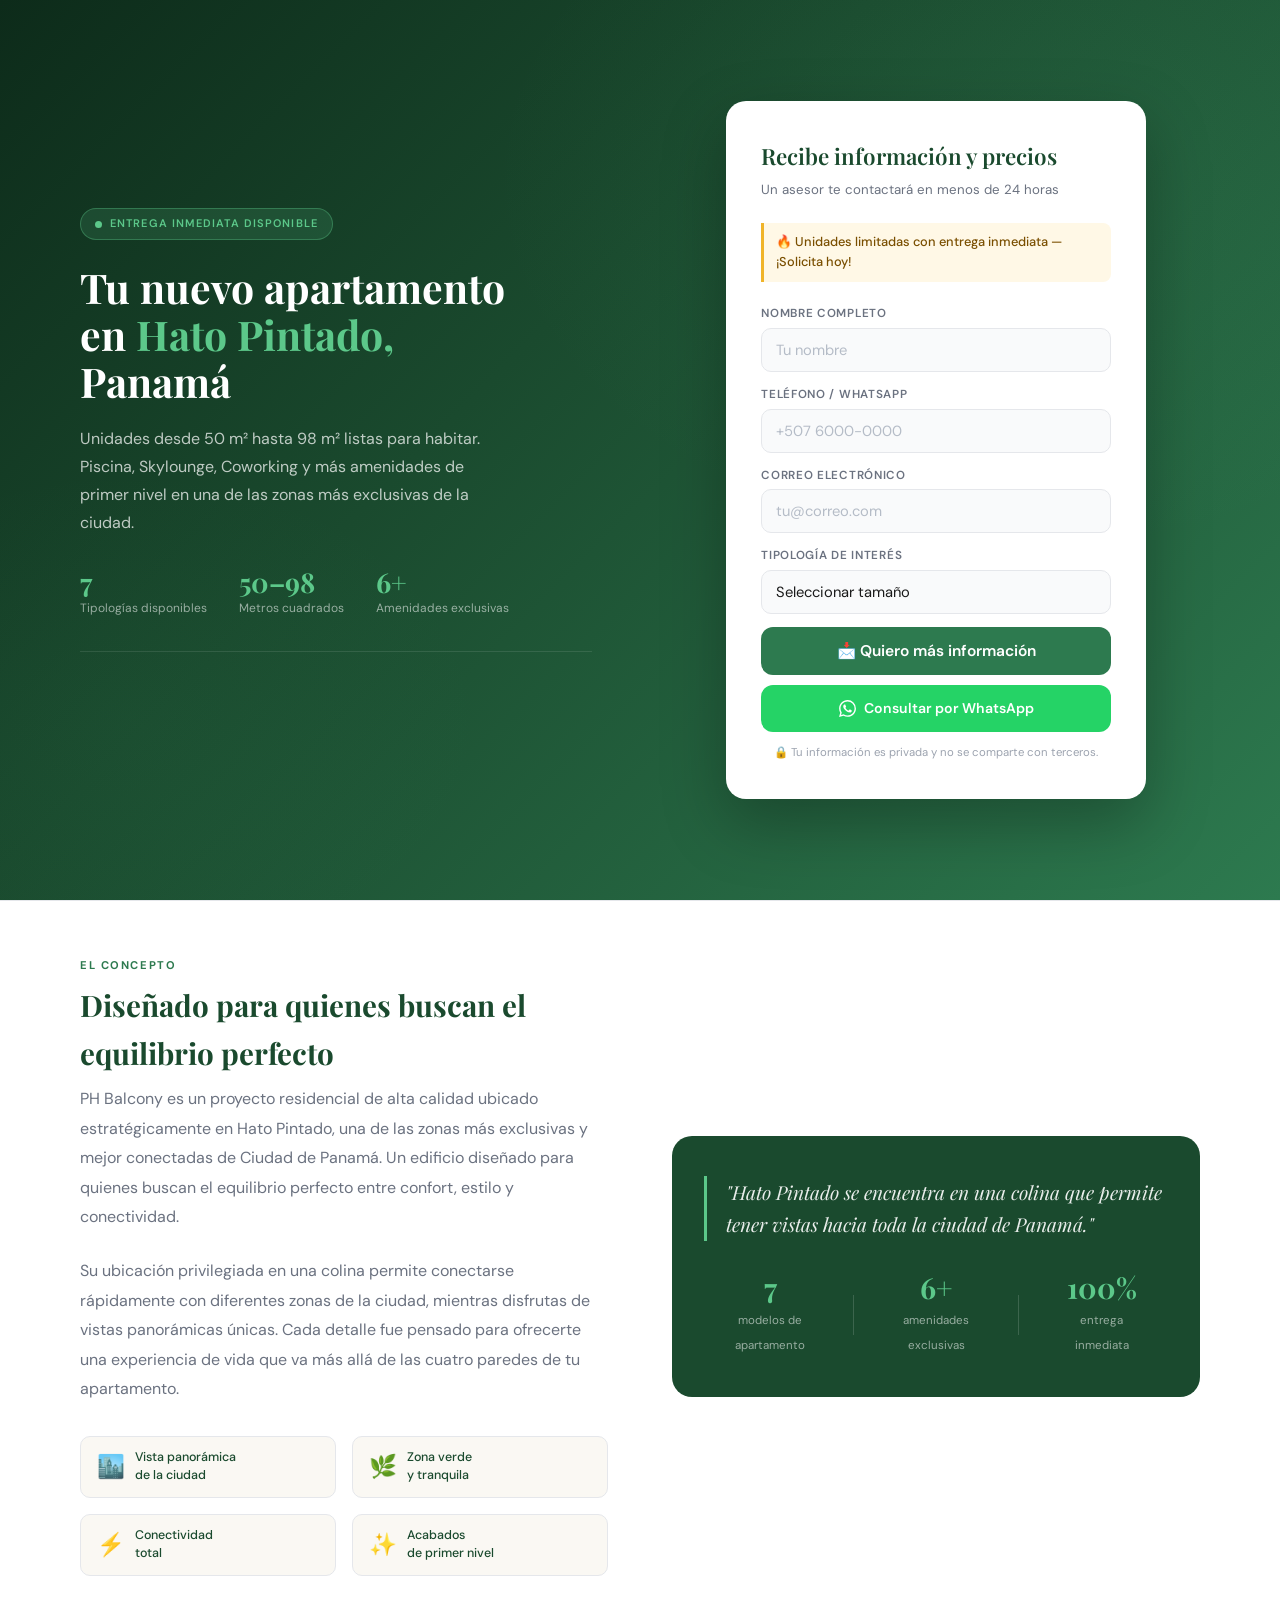
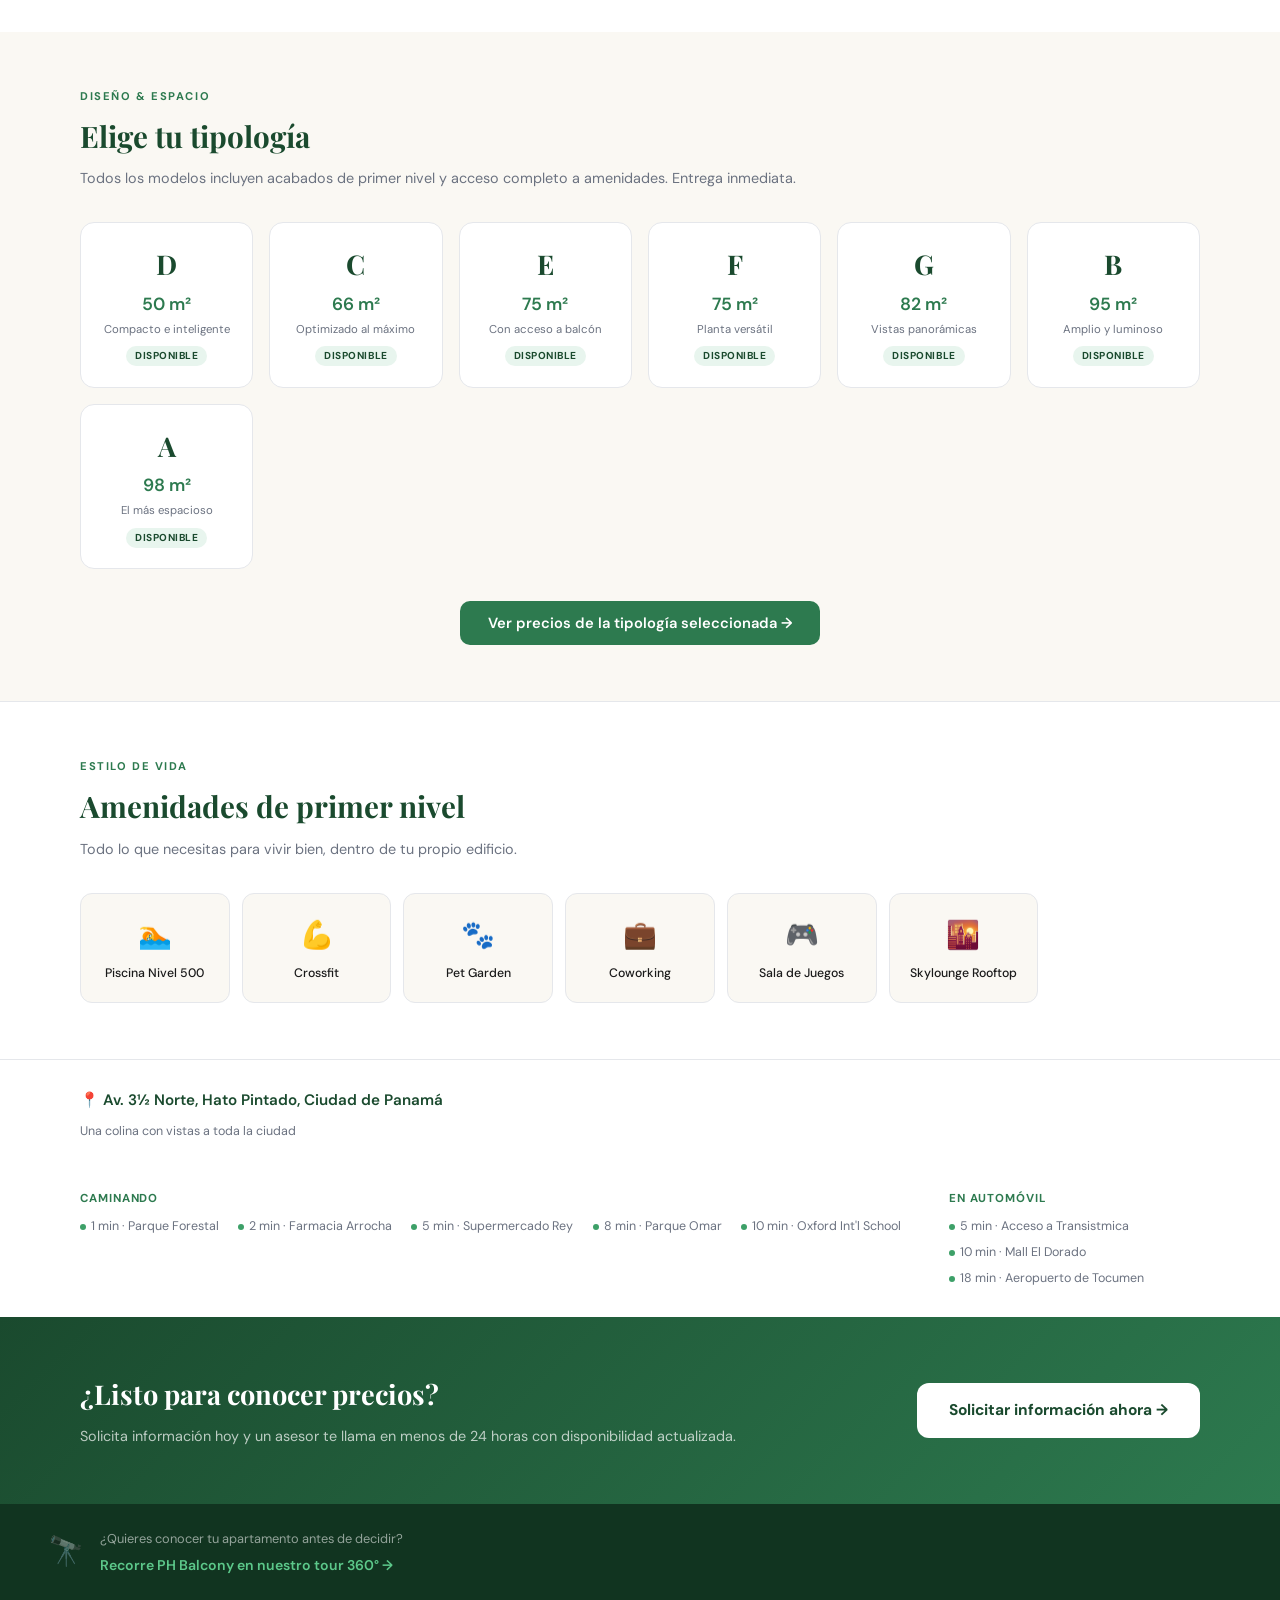
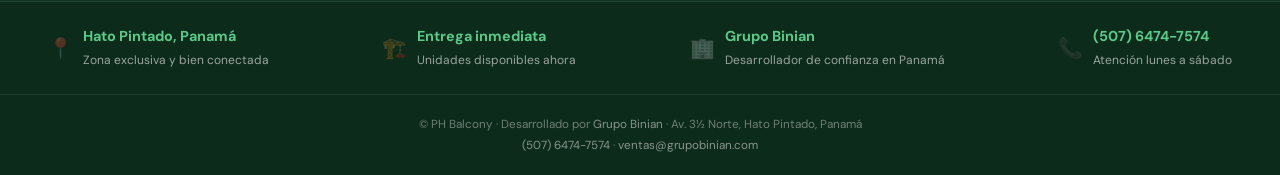
<file: data/html-template-cliente.html>
<!DOCTYPE html>
<html lang="es">
<head>
<meta charset="UTF-8">
<meta name="viewport" content="width=device-width, initial-scale=1.0">
<title>PH Balcony – Apartamentos Hato Pintado | Entrega Inmediata</title>
<link href="https://fonts.googleapis.com/css2?family=Playfair+Display:wght@400;600;700&family=DM+Sans:wght@300;400;500;600&display=swap" rel="stylesheet">
<style>
  *, *::before, *::after { box-sizing: border-box; margin: 0; padding: 0; }
  :root {
    --green-dark: #1a4a2e;
    --green-mid: #2d7a4f;
    --green-light: #3da068;
    --green-pale: #e8f5ee;
    --green-accent: #5cc88a;
    --cream: #faf8f3;
    --text-dark: #1a1a1a;
    --text-muted: #6b7280;
    --white: #ffffff;
    --border: #e5e7eb;
  }
  html { scroll-behavior: smooth; }
  body {
    font-family: 'DM Sans', sans-serif;
    background: var(--cream);
    color: var(--text-dark);
    font-size: 16px;
    line-height: 1.6;
  }

  /* ── HERO ── */
  .hero {
    background: linear-gradient(135deg, #0d2b1a 0%, #1a4a2e 40%, #2d7a4f 100%);
    color: white;
    min-height: 100vh;
    display: grid;
    grid-template-columns: 1fr 1fr;
    position: relative;
    overflow: hidden;
  }
  .hero::before {
    content: '';
    position: absolute;
    inset: 0;
    background:
      radial-gradient(ellipse 60% 60% at 80% 20%, rgba(92,200,138,0.07) 0%, transparent 70%),
      radial-gradient(ellipse 40% 40% at 10% 80%, rgba(61,160,104,0.05) 0%, transparent 70%);
    pointer-events: none;
  }
  .hero-left {
    padding: 3.5rem 3rem 3.5rem 5rem;
    display: flex;
    flex-direction: column;
    justify-content: center;
    position: relative;
    z-index: 1;
  }
  .badge {
    display: inline-flex;
    align-items: center;
    gap: 8px;
    background: rgba(92,200,138,0.15);
    border: 1px solid rgba(92,200,138,0.35);
    color: var(--green-accent);
    font-size: 11px;
    font-weight: 600;
    letter-spacing: 0.1em;
    text-transform: uppercase;
    padding: 6px 14px;
    border-radius: 100px;
    width: fit-content;
    margin-bottom: 1.5rem;
  }
  .badge-dot {
    width: 7px; height: 7px;
    background: var(--green-accent);
    border-radius: 50%;
    animation: pulse 2s infinite;
  }
  @keyframes pulse {
    0%,100% { opacity:1; transform:scale(1); }
    50%      { opacity:.5; transform:scale(1.3); }
  }
  .hero-title {
    font-family: 'Playfair Display', serif;
    font-size: clamp(2rem, 3.2vw, 3.2rem);
    font-weight: 700;
    line-height: 1.15;
    margin-bottom: 1.25rem;
    color: white;
  }
  .hero-title span { color: var(--green-accent); }
  .hero-sub {
    font-size: 1rem;
    color: rgba(255,255,255,0.72);
    margin-bottom: 2rem;
    max-width: 420px;
    line-height: 1.75;
  }
  .trust-row {
    display: flex;
    gap: 2rem;
    flex-wrap: wrap;
    margin-bottom: 2.5rem;
    padding-bottom: 2rem;
    border-bottom: 1px solid rgba(255,255,255,0.1);
  }
  .trust-item { display: flex; flex-direction: column; }
  .trust-num {
    font-family: 'Playfair Display', serif;
    font-size: 1.7rem;
    font-weight: 700;
    color: var(--green-accent);
    line-height: 1;
  }
  .trust-label { font-size: 0.75rem; color: rgba(255,255,255,0.55); margin-top: 3px; }
  .amenities-mini { display: flex; gap: 8px; flex-wrap: wrap; }
  .amenity-tag {
    background: rgba(255,255,255,0.07);
    border: 1px solid rgba(255,255,255,0.13);
    color: rgba(255,255,255,0.82);
    font-size: 0.76rem;
    padding: 5px 12px;
    border-radius: 6px;
  }

  /* ── FORM PANEL ── */
  .hero-right {
    display: flex;
    align-items: center;
    justify-content: center;
    padding: 2.5rem 5rem 2.5rem 2rem;
    position: relative;
    z-index: 1;
  }
  .form-card {
    background: white;
    border-radius: 20px;
    padding: 2.4rem 2.2rem;
    width: 100%;
    max-width: 420px;
    box-shadow: 0 24px 64px rgba(0,0,0,0.28);
  }
  .form-card-header { margin-bottom: 1.4rem; }
  .form-card-header h2 {
    font-family: 'Playfair Display', serif;
    font-size: 1.4rem;
    font-weight: 600;
    color: var(--green-dark);
    margin-bottom: 4px;
  }
  .form-card-header p { font-size: 0.83rem; color: var(--text-muted); }
  .urgency-bar {
    background: #fff8e6;
    border-left: 3px solid #f0b429;
    padding: 9px 12px;
    border-radius: 0 8px 8px 0;
    font-size: 0.8rem;
    color: #7a4f00;
    font-weight: 500;
    margin-bottom: 1.4rem;
  }
  .form-group { margin-bottom: 13px; }
  .form-group label {
    display: block;
    font-size: 0.73rem;
    font-weight: 600;
    color: var(--text-muted);
    margin-bottom: 5px;
    text-transform: uppercase;
    letter-spacing: 0.06em;
  }
  .form-group input,
  .form-group select {
    width: 100%;
    padding: 11px 14px;
    border: 1.5px solid var(--border);
    border-radius: 10px;
    font-size: 0.92rem;
    font-family: 'DM Sans', sans-serif;
    color: var(--text-dark);
    background: #f9fafb;
    transition: border-color .2s, background .2s;
    outline: none;
    appearance: none;
  }
  .form-group input:focus,
  .form-group select:focus {
    border-color: var(--green-light);
    background: white;
  }
  .form-group input::placeholder { color: #b5bcc7; }
  .btn-primary {
    width: 100%;
    background: var(--green-mid);
    color: white;
    border: none;
    border-radius: 12px;
    padding: 14px;
    font-size: 0.97rem;
    font-weight: 600;
    font-family: 'DM Sans', sans-serif;
    cursor: pointer;
    transition: background .2s, transform .1s;
    margin-top: 4px;
    display: flex;
    align-items: center;
    justify-content: center;
    gap: 8px;
  }
  .btn-primary:hover { background: var(--green-dark); }
  .btn-primary:active { transform: scale(.98); }
  .btn-wa {
    width: 100%;
    background: #25d366;
    color: white;
    border: none;
    border-radius: 12px;
    padding: 12px;
    font-size: 0.88rem;
    font-weight: 600;
    font-family: 'DM Sans', sans-serif;
    cursor: pointer;
    transition: background .2s;
    margin-top: 10px;
    display: flex;
    align-items: center;
    justify-content: center;
    gap: 8px;
    text-decoration: none;
  }
  .btn-wa:hover { background: #1da952; }
  .form-privacy {
    font-size: 0.71rem;
    color: #9ca3af;
    text-align: center;
    margin-top: 12px;
    line-height: 1.5;
  }

  /* ── SOCIAL PROOF BAR ── */
  .proof-bar {
    background: var(--green-dark);
    color: white;
    padding: 1.2rem 5rem;
    display: flex;
    align-items: center;
    justify-content: space-between;
    gap: 1rem;
    flex-wrap: wrap;
  }
  .proof-item { display: flex; align-items: center; gap: 10px; }
  .proof-icon { font-size: 1.25rem; opacity: .75; }
  .proof-text strong { display: block; font-size: 0.9rem; color: var(--green-accent); }
  .proof-text span { color: rgba(255,255,255,.58); font-size: 0.75rem; }

  /* ── SECTIONS ── */
  .section { padding: 3.5rem 5rem; }
  .section.bg-white { background: white; border-top: 1px solid var(--border); }
  .section-tag {
    font-size: 0.7rem;
    font-weight: 700;
    letter-spacing: .14em;
    text-transform: uppercase;
    color: var(--green-mid);
    margin-bottom: .4rem;
  }
  .section-title {
    font-family: 'Playfair Display', serif;
    font-size: 1.85rem;
    font-weight: 700;
    color: var(--green-dark);
    margin-bottom: .5rem;
  }
  .section-sub { color: var(--text-muted); font-size: .9rem; margin-bottom: 2rem; }

  /* ── TIPOLOGÍAS ── */
  .tipos-grid {
    display: grid;
    grid-template-columns: repeat(auto-fill, minmax(150px, 1fr));
    gap: 1rem;
    margin-bottom: 2rem;
  }
  .tipo-card {
    background: white;
    border: 1.5px solid var(--border);
    border-radius: 14px;
    padding: 1.25rem 1rem;
    text-align: center;
    cursor: pointer;
    transition: border-color .2s, box-shadow .2s, background .2s;
  }
  .tipo-card:hover { border-color: var(--green-light); box-shadow: 0 4px 16px rgba(45,122,79,.12); }
  .tipo-card.active { border-color: var(--green-light); background: var(--green-pale); }
  .tipo-label {
    font-family: 'Playfair Display', serif;
    font-size: 1.7rem;
    font-weight: 700;
    color: var(--green-dark);
  }
  .tipo-m2 { font-size: 1.1rem; font-weight: 600; color: var(--green-mid); margin: 3px 0; }
  .tipo-desc { font-size: .71rem; color: var(--text-muted); }
  .tipo-badge {
    display: inline-block;
    background: var(--green-pale);
    color: var(--green-dark);
    font-size: .63rem;
    font-weight: 700;
    padding: 2px 9px;
    border-radius: 100px;
    margin-top: 7px;
    text-transform: uppercase;
    letter-spacing: .05em;
  }
  .tipos-cta {
    text-align: center;
    margin-top: .5rem;
  }
  .tipos-cta button {
    background: var(--green-mid);
    color: white;
    border: none;
    border-radius: 10px;
    padding: 12px 28px;
    font-size: .92rem;
    font-weight: 600;
    font-family: 'DM Sans', sans-serif;
    cursor: pointer;
    transition: background .2s;
  }
  .tipos-cta button:hover { background: var(--green-dark); }

  /* ── AMENIDADES ── */
  .amenidades-grid {
    display: grid;
    grid-template-columns: repeat(auto-fill, minmax(130px, 1fr));
    gap: 12px;
  }
  .amen-card {
    background: var(--cream);
    border: 1px solid var(--border);
    border-radius: 12px;
    padding: 1.2rem .8rem;
    text-align: center;
  }
  .amen-icon { font-size: 1.7rem; margin-bottom: 7px; }
  .amen-name { font-size: .77rem; font-weight: 500; color: var(--text-dark); }

  /* ── LOCATION BAR ── */
  .location-bar {
    background: white;
    border-top: 1px solid var(--border);
    padding: 1.75rem 5rem;
    display: flex;
    align-items: flex-start;
    gap: 3rem;
    flex-wrap: wrap;
  }
  .location-title { font-weight: 600; font-size: .95rem; color: var(--green-dark); margin-bottom: .6rem; }
  .location-items { display: flex; gap: 1.2rem; flex-wrap: wrap; }
  .location-item { font-size: .78rem; color: var(--text-muted); display: flex; align-items: center; gap: 5px; }
  .loc-dot { width: 6px; height: 6px; background: var(--green-light); border-radius: 50%; flex-shrink: 0; }

  /* ── CTA BOTTOM ── */
  .cta-bottom {
    background: linear-gradient(135deg, var(--green-dark), var(--green-mid));
    color: white;
    padding: 3.5rem 5rem;
    display: flex;
    align-items: center;
    justify-content: space-between;
    gap: 2rem;
    flex-wrap: wrap;
  }
  .cta-bottom h2 {
    font-family: 'Playfair Display', serif;
    font-size: 1.7rem;
    font-weight: 700;
    margin-bottom: .5rem;
  }
  .cta-bottom p { color: rgba(255,255,255,.7); font-size: .9rem; }
  .btn-cta-white {
    background: white;
    color: var(--green-dark);
    border: none;
    border-radius: 12px;
    padding: 15px 32px;
    font-size: .97rem;
    font-weight: 700;
    font-family: 'DM Sans', sans-serif;
    cursor: pointer;
    white-space: nowrap;
    transition: opacity .2s;
    text-decoration: none;
  }
  .btn-cta-white:hover { opacity: .9; }

  /* ── SUCCESS STATE ── */
  .success-msg { display: none; text-align: center; padding: 2rem 1rem; }
  .success-msg .check { font-size: 3rem; margin-bottom: 1rem; }
  .success-msg h3 {
    font-family: 'Playfair Display', serif;
    color: var(--green-dark);
    font-size: 1.3rem;
    margin-bottom: .5rem;
  }
  .success-msg p { color: var(--text-muted); font-size: .86rem; margin-bottom: 1.2rem; }
  .wa-follow {
    background: #25d366;
    color: white;
    border: none;
    border-radius: 10px;
    padding: 11px 20px;
    font-size: .86rem;
    font-weight: 600;
    cursor: pointer;
    display: inline-flex;
    align-items: center;
    gap: 6px;
    text-decoration: none;
    font-family: 'DM Sans', sans-serif;
  }

  /* ── CONCEPTO ── */
  .concepto-section { background: white; border-top: 1px solid var(--border); }
  .concepto-inner {
    display: grid;
    grid-template-columns: 1fr 1fr;
    gap: 4rem;
    align-items: center;
  }
  .concepto-pillars {
    display: grid;
    grid-template-columns: 1fr 1fr;
    gap: 1rem;
  }
  .pillar {
    display: flex;
    align-items: center;
    gap: 10px;
    background: var(--cream);
    border: 1px solid var(--border);
    border-radius: 10px;
    padding: .75rem 1rem;
  }
  .pillar-icon { font-size: 1.4rem; flex-shrink: 0; }
  .pillar-label { font-size: .78rem; font-weight: 500; color: var(--green-dark); line-height: 1.4; }
  .concepto-quote {
    background: var(--green-dark);
    border-radius: 20px;
    padding: 2.5rem 2rem;
    color: white;
  }
  .concepto-quote blockquote {
    font-family: 'Playfair Display', serif;
    font-size: 1.2rem;
    font-style: italic;
    line-height: 1.7;
    color: rgba(255,255,255,.9);
    border-left: 3px solid var(--green-accent);
    padding-left: 1.2rem;
    margin-bottom: 2rem;
  }
  .concepto-stats {
    display: flex;
    align-items: center;
    gap: 1rem;
  }
  .cstat { text-align: center; flex: 1; }
  .cstat-num {
    display: block;
    font-family: 'Playfair Display', serif;
    font-size: 1.8rem;
    font-weight: 700;
    color: var(--green-accent);
    line-height: 1;
    margin-bottom: 4px;
  }
  .cstat-desc { font-size: .72rem; color: rgba(255,255,255,.55); line-height: 1.4; }
  .cstat-divider { width: 1px; height: 40px; background: rgba(255,255,255,.15); flex-shrink: 0; }

  /* ── FOOTER ── */
  .footer {
    background: #0d2b1a;
    color: rgba(255,255,255,.4);
    font-size: .73rem;
    line-height: 1.8;
  }
  .footer a { color: rgba(255,255,255,.5); text-decoration: none; }
  .footer-360 {
    display: flex;
    align-items: center;
    gap: 1rem;
    padding: 1.4rem 3rem;
    border-bottom: 1px solid rgba(255,255,255,.08);
    background: rgba(92,200,138,.06);
  }
  .footer-360-icon { font-size: 1.8rem; flex-shrink: 0; }
  .footer-360-title { font-size: .8rem; color: rgba(255,255,255,.55); margin-bottom: 3px; }
  .footer-360-link {
    color: var(--green-accent) !important;
    font-size: .88rem;
    font-weight: 600;
    text-decoration: none;
    transition: opacity .2s;
  }
  .footer-360-link:hover { opacity: .8; }
  .footer-proof {
    display: flex;
    align-items: center;
    justify-content: space-between;
    gap: 1rem;
    flex-wrap: wrap;
    padding: 1.4rem 3rem;
    border-bottom: 1px solid rgba(255,255,255,.08);
  }
  .footer-bottom { text-align: center; padding: 1.2rem; }

  @media (max-width: 900px) {
    .concepto-inner { grid-template-columns: 1fr; gap: 2rem; }
    .footer-360 { padding: 1.2rem 1.5rem; }
  }

  /* ── RESPONSIVE ── */
  @media (max-width: 900px) {
    .hero { grid-template-columns: 1fr; min-height: auto; }
    .hero-left { padding: 2.5rem 1.5rem 1.5rem; }
    .hero-right { padding: 0 1.5rem 2.5rem; }
    .form-card { max-width: 100%; }
    .proof-bar { padding: 1.2rem 1.5rem; }
    .section { padding: 2.5rem 1.5rem; }
    .cta-bottom { padding: 2.5rem 1.5rem; flex-direction: column; }
    .location-bar { padding: 1.5rem; flex-direction: column; gap: 1rem; }
    .concepto-pillars { grid-template-columns: 1fr 1fr; }
    .footer-proof { padding: 1.2rem 1.5rem; flex-direction: column; align-items: flex-start; }
  }
</style>
</head>
<body>

<!-- ══════════════ HERO ══════════════ -->
<section class="hero" id="inicio">
  <div class="hero-left">
    <div class="badge">
      <div class="badge-dot"></div>
      Entrega inmediata disponible
    </div>

    <h1 class="hero-title">
      Tu nuevo apartamento<br>
      en <span>Hato Pintado,</span><br>
      Panamá
    </h1>

    <p class="hero-sub">
      Unidades desde 50 m² hasta 98 m² listas para habitar. Piscina, Skylounge, Coworking y más amenidades de primer nivel en una de las zonas más exclusivas de la ciudad.
    </p>

    <div class="trust-row">
      <div class="trust-item">
        <span class="trust-num">7</span>
        <span class="trust-label">Tipologías disponibles</span>
      </div>
      <div class="trust-item">
        <span class="trust-num">50–98</span>
        <span class="trust-label">Metros cuadrados</span>
      </div>
      <div class="trust-item">
        <span class="trust-num">6+</span>
        <span class="trust-label">Amenidades exclusivas</span>
      </div>
    </div>

  </div>

  <!-- FORM -->
  <div class="hero-right" id="formulario">
    <div class="form-card">

      <div id="form-content">
        <div class="form-card-header">
          <h2>Recibe información y precios</h2>
          <p>Un asesor te contactará en menos de 24 horas</p>
        </div>

        <div class="urgency-bar">
          🔥 Unidades limitadas con entrega inmediata — ¡Solicita hoy!
        </div>

        <form id="lead-form" onsubmit="submitForm(event)">
          <div class="form-group">
            <label for="nombre">Nombre completo</label>
            <input type="text" id="nombre" placeholder="Tu nombre" required autocomplete="name">
          </div>
          <div class="form-group">
            <label for="telefono">Teléfono / WhatsApp</label>
            <input type="tel" id="telefono" placeholder="+507 6000-0000" required autocomplete="tel">
          </div>
          <div class="form-group">
            <label for="email">Correo electrónico</label>
            <input type="email" id="email" placeholder="tu@correo.com" required autocomplete="email">
          </div>
          <div class="form-group">
            <label for="interes">Tipología de interés</label>
            <select id="interes">
              <option value="">Seleccionar tamaño</option>
              <option value="D-50">Modelo D – 50 m²</option>
              <option value="C-66">Modelo C – 66 m²</option>
              <option value="E-75">Modelo E – 75 m²</option>
              <option value="F-75">Modelo F – 75 m²</option>
              <option value="G-82">Modelo G – 82 m²</option>
              <option value="B-95">Modelo B – 95 m²</option>
              <option value="A-98">Modelo A – 98 m²</option>
              <option value="NS">Aún no lo sé</option>
            </select>
          </div>

          <button type="submit" class="btn-primary">
            📩 Quiero más información
          </button>
        </form>

        <a href="https://wa.me/50764747574?text=Hola,%20me%20interesa%20un%20apartamento%20en%20PH%20Balcony.%20¿Pueden%20darme%20más%20información?" target="_blank" rel="noopener" class="btn-wa">
          <svg width="17" height="17" viewBox="0 0 24 24" fill="white" aria-hidden="true"><path d="M17.472 14.382c-.297-.149-1.758-.867-2.03-.967-.273-.099-.471-.148-.67.15-.197.297-.767.966-.94 1.164-.173.199-.347.223-.644.075-.297-.15-1.255-.463-2.39-1.475-.883-.788-1.48-1.761-1.653-2.059-.173-.297-.018-.458.13-.606.134-.133.298-.347.446-.52.149-.174.198-.298.298-.497.099-.198.05-.371-.025-.52-.075-.149-.669-1.612-.916-2.207-.242-.579-.487-.5-.669-.51-.173-.008-.371-.01-.57-.01-.198 0-.52.074-.792.372-.272.297-1.04 1.016-1.04 2.479 0 1.462 1.065 2.875 1.213 3.074.149.198 2.096 3.2 5.077 4.487.709.306 1.262.489 1.694.625.712.227 1.36.195 1.871.118.571-.085 1.758-.719 2.006-1.413.248-.694.248-1.289.173-1.413-.074-.124-.272-.198-.57-.347m-5.421 7.403h-.004a9.87 9.87 0 01-5.031-1.378l-.361-.214-3.741.982.998-3.648-.235-.374a9.86 9.86 0 01-1.51-5.26c.001-5.45 4.436-9.884 9.888-9.884 2.64 0 5.122 1.03 6.988 2.898a9.825 9.825 0 012.893 6.994c-.003 5.45-4.437 9.884-9.885 9.884m8.413-18.297A11.815 11.815 0 0012.05 0C5.495 0 .16 5.335.157 11.892c0 2.096.547 4.142 1.588 5.945L.057 24l6.305-1.654a11.882 11.882 0 005.683 1.448h.005c6.554 0 11.89-5.335 11.893-11.893a11.821 11.821 0 00-3.48-8.413z"/></svg>
          Consultar por WhatsApp
        </a>

        <p class="form-privacy">🔒 Tu información es privada y no se comparte con terceros.</p>
      </div>

      <!-- SUCCESS STATE -->
      <div class="success-msg" id="success-msg">
        <div class="check">✅</div>
        <h3>¡Recibimos tu solicitud!</h3>
        <p>Un asesor de PH Balcony te contactará en menos de 24 horas con precios y disponibilidad actualizada.</p>
        <a href="https://wa.me/50764747574?text=Hola,%20acabo%20de%20enviar%20mis%20datos%20en%20la%20web%20de%20PH%20Balcony%20y%20quisiera%20más%20información" target="_blank" rel="noopener" class="wa-follow">
          <svg width="15" height="15" viewBox="0 0 24 24" fill="white" aria-hidden="true"><path d="M17.472 14.382c-.297-.149-1.758-.867-2.03-.967-.273-.099-.471-.148-.67.15-.197.297-.767.966-.94 1.164-.173.199-.347.223-.644.075-.297-.15-1.255-.463-2.39-1.475-.883-.788-1.48-1.761-1.653-2.059-.173-.297-.018-.458.13-.606.134-.133.298-.347.446-.52.149-.174.198-.298.298-.497.099-.198.05-.371-.025-.52-.075-.149-.669-1.612-.916-2.207-.242-.579-.487-.5-.669-.51-.173-.008-.371-.01-.57-.01-.198 0-.52.074-.792.372-.272.297-1.04 1.016-1.04 2.479 0 1.462 1.065 2.875 1.213 3.074.149.198 2.096 3.2 5.077 4.487.709.306 1.262.489 1.694.625.712.227 1.36.195 1.871.118.571-.085 1.758-.719 2.006-1.413.248-.694.248-1.289.173-1.413-.074-.124-.272-.198-.57-.347m-5.421 7.403h-.004a9.87 9.87 0 01-5.031-1.378l-.361-.214-3.741.982.998-3.648-.235-.374a9.86 9.86 0 01-1.51-5.26c.001-5.45 4.436-9.884 9.888-9.884 2.64 0 5.122 1.03 6.988 2.898a9.825 9.825 0 012.893 6.994c-.003 5.45-4.437 9.884-9.885 9.884m8.413-18.297A11.815 11.815 0 0012.05 0C5.495 0 .16 5.335.157 11.892c0 2.096.547 4.142 1.588 5.945L.057 24l6.305-1.654a11.882 11.882 0 005.683 1.448h.005c6.554 0 11.89-5.335 11.893-11.893a11.821 11.821 0 00-3.48-8.413z"/></svg>
          También escríbenos por WhatsApp
        </a>
      </div>

    </div>
  </div>
</section>

<!-- ══════════════ CONCEPTO ══════════════ -->
<section class="section concepto-section">
  <div class="concepto-inner">
    <div class="concepto-text">
      <div class="section-tag">El Concepto</div>
      <h2 class="section-title">Diseñado para quienes buscan el equilibrio perfecto</h2>
      <p style="color:var(--text-muted); line-height:1.85; margin-bottom:1.5rem;">
        PH Balcony es un proyecto residencial de alta calidad ubicado estratégicamente en Hato Pintado, una de las zonas más exclusivas y mejor conectadas de Ciudad de Panamá. Un edificio diseñado para quienes buscan el equilibrio perfecto entre confort, estilo y conectividad.
      </p>
      <p style="color:var(--text-muted); line-height:1.85; margin-bottom:2rem;">
        Su ubicación privilegiada en una colina permite conectarse rápidamente con diferentes zonas de la ciudad, mientras disfrutas de vistas panorámicas únicas. Cada detalle fue pensado para ofrecerte una experiencia de vida que va más allá de las cuatro paredes de tu apartamento.
      </p>
      <div class="concepto-pillars">
        <div class="pillar"><span class="pillar-icon">🏙️</span><span class="pillar-label">Vista panorámica<br>de la ciudad</span></div>
        <div class="pillar"><span class="pillar-icon">🌿</span><span class="pillar-label">Zona verde<br>y tranquila</span></div>
        <div class="pillar"><span class="pillar-icon">⚡</span><span class="pillar-label">Conectividad<br>total</span></div>
        <div class="pillar"><span class="pillar-icon">✨</span><span class="pillar-label">Acabados<br>de primer nivel</span></div>
      </div>
    </div>
    <div class="concepto-quote">
      <blockquote>"Hato Pintado se encuentra en una colina que permite tener vistas hacia toda la ciudad de Panamá."</blockquote>
      <div class="concepto-stats">
        <div class="cstat"><span class="cstat-num">7</span><span class="cstat-desc">modelos de<br>apartamento</span></div>
        <div class="cstat-divider"></div>
        <div class="cstat"><span class="cstat-num">6+</span><span class="cstat-desc">amenidades<br>exclusivas</span></div>
        <div class="cstat-divider"></div>
        <div class="cstat"><span class="cstat-num">100%</span><span class="cstat-desc">entrega<br>inmediata</span></div>
      </div>
    </div>
  </div>
</section>

<!-- ══════════════ TIPOLOGÍAS ══════════════ -->
<section class="section" id="tipologias">
  <div class="section-tag">Diseño &amp; Espacio</div>
  <h2 class="section-title">Elige tu tipología</h2>
  <p class="section-sub">Todos los modelos incluyen acabados de primer nivel y acceso completo a amenidades. Entrega inmediata.</p>

  <div class="tipos-grid">
    <div class="tipo-card" onclick="selectTipo(this,'D-50','Modelo D – 50 m²')">
      <div class="tipo-label">D</div>
      <div class="tipo-m2">50 m²</div>
      <div class="tipo-desc">Compacto e inteligente</div>
      <span class="tipo-badge">Disponible</span>
    </div>
    <div class="tipo-card" onclick="selectTipo(this,'C-66','Modelo C – 66 m²')">
      <div class="tipo-label">C</div>
      <div class="tipo-m2">66 m²</div>
      <div class="tipo-desc">Optimizado al máximo</div>
      <span class="tipo-badge">Disponible</span>
    </div>
    <div class="tipo-card" onclick="selectTipo(this,'E-75','Modelo E – 75 m²')">
      <div class="tipo-label">E</div>
      <div class="tipo-m2">75 m²</div>
      <div class="tipo-desc">Con acceso a balcón</div>
      <span class="tipo-badge">Disponible</span>
    </div>
    <div class="tipo-card" onclick="selectTipo(this,'F-75','Modelo F – 75 m²')">
      <div class="tipo-label">F</div>
      <div class="tipo-m2">75 m²</div>
      <div class="tipo-desc">Planta versátil</div>
      <span class="tipo-badge">Disponible</span>
    </div>
    <div class="tipo-card" onclick="selectTipo(this,'G-82','Modelo G – 82 m²')">
      <div class="tipo-label">G</div>
      <div class="tipo-m2">82 m²</div>
      <div class="tipo-desc">Vistas panorámicas</div>
      <span class="tipo-badge">Disponible</span>
    </div>
    <div class="tipo-card" onclick="selectTipo(this,'B-95','Modelo B – 95 m²')">
      <div class="tipo-label">B</div>
      <div class="tipo-m2">95 m²</div>
      <div class="tipo-desc">Amplio y luminoso</div>
      <span class="tipo-badge">Disponible</span>
    </div>
    <div class="tipo-card" onclick="selectTipo(this,'A-98','Modelo A – 98 m²')">
      <div class="tipo-label">A</div>
      <div class="tipo-m2">98 m²</div>
      <div class="tipo-desc">El más espacioso</div>
      <span class="tipo-badge">Disponible</span>
    </div>
  </div>

  <div class="tipos-cta">
    <button onclick="scrollToForm()">Ver precios de la tipología seleccionada →</button>
  </div>
</section>

<!-- ══════════════ AMENIDADES ══════════════ -->
<section class="section bg-white">
  <div class="section-tag">Estilo de vida</div>
  <h2 class="section-title">Amenidades de primer nivel</h2>
  <p class="section-sub">Todo lo que necesitas para vivir bien, dentro de tu propio edificio.</p>

  <div class="amenidades-grid">
    <div class="amen-card"><div class="amen-icon">🏊</div><div class="amen-name">Piscina Nivel 500</div></div>
    <div class="amen-card"><div class="amen-icon">💪</div><div class="amen-name">Crossfit</div></div>
    <div class="amen-card"><div class="amen-icon">🐾</div><div class="amen-name">Pet Garden</div></div>
    <div class="amen-card"><div class="amen-icon">💼</div><div class="amen-name">Coworking</div></div>
    <div class="amen-card"><div class="amen-icon">🎮</div><div class="amen-name">Sala de Juegos</div></div>
    <div class="amen-card"><div class="amen-icon">🌇</div><div class="amen-name">Skylounge Rooftop</div></div>
  </div>
</section>

<!-- ══════════════ UBICACIÓN ══════════════ -->
<div class="location-bar">
  <div>
    <div class="location-title">📍 Av. 3½ Norte, Hato Pintado, Ciudad de Panamá</div>
    <div style="font-size:.78rem; color:var(--text-muted);">Una colina con vistas a toda la ciudad</div>
  </div>
  <div>
    <div style="font-size:.72rem; font-weight:700; text-transform:uppercase; letter-spacing:.08em; color:var(--green-mid); margin-bottom:.5rem;">Caminando</div>
    <div class="location-items">
      <div class="location-item"><div class="loc-dot"></div>1 min · Parque Forestal</div>
      <div class="location-item"><div class="loc-dot"></div>2 min · Farmacia Arrocha</div>
      <div class="location-item"><div class="loc-dot"></div>5 min · Supermercado Rey</div>
      <div class="location-item"><div class="loc-dot"></div>8 min · Parque Omar</div>
      <div class="location-item"><div class="loc-dot"></div>10 min · Oxford Int'l School</div>
    </div>
  </div>
  <div>
    <div style="font-size:.72rem; font-weight:700; text-transform:uppercase; letter-spacing:.08em; color:var(--green-mid); margin-bottom:.5rem;">En automóvil</div>
    <div class="location-items" style="flex-direction:column; gap:.4rem;">
      <div class="location-item"><div class="loc-dot"></div>5 min · Acceso a Transistmica</div>
      <div class="location-item"><div class="loc-dot"></div>10 min · Mall El Dorado</div>
      <div class="location-item"><div class="loc-dot"></div>18 min · Aeropuerto de Tocumen</div>
    </div>
  </div>
</div>

<!-- ══════════════ CTA BOTTOM ══════════════ -->
<div class="cta-bottom">
  <div>
    <h2>¿Listo para conocer precios?</h2>
    <p>Solicita información hoy y un asesor te llama en menos de 24 horas con disponibilidad actualizada.</p>
  </div>
  <a href="#formulario" class="btn-cta-white">Solicitar información ahora →</a>
</div>

<!-- ══════════════ FOOTER ══════════════ -->
<div class="footer">
  <div class="footer-360">
    <span class="footer-360-icon">🔭</span>
    <div>
      <div class="footer-360-title">¿Quieres conocer tu apartamento antes de decidir?</div>
      <a href="https://www.phbalcony.com/data/tour360/17de83e6-2c66-4ddf-bada-893ca901e4c6/index.html" target="_blank" rel="noopener" class="footer-360-link">
        Recorre PH Balcony en nuestro tour 360° →
      </a>
    </div>
  </div>
  <div class="footer-proof">
    <div class="proof-item">
      <span class="proof-icon">📍</span>
      <div class="proof-text"><strong>Hato Pintado, Panamá</strong><span>Zona exclusiva y bien conectada</span></div>
    </div>
    <div class="proof-item">
      <span class="proof-icon">🏗️</span>
      <div class="proof-text"><strong>Entrega inmediata</strong><span>Unidades disponibles ahora</span></div>
    </div>
    <div class="proof-item">
      <span class="proof-icon">🏢</span>
      <div class="proof-text"><strong>Grupo Binian</strong><span>Desarrollador de confianza en Panamá</span></div>
    </div>
    <div class="proof-item">
      <span class="proof-icon">📞</span>
      <div class="proof-text"><strong>(507) 6474-7574</strong><span>Atención lunes a sábado</span></div>
    </div>
  </div>
  <div class="footer-bottom">
    © PH Balcony · Desarrollado por <a href="https://www.grupobinian.com" target="_blank">Grupo Binian</a> · Av. 3½ Norte, Hato Pintado, Panamá<br>
    <a href="tel:50764747574">(507) 6474-7574</a> · <a href="mailto:ventas@grupobinian.com">ventas@grupobinian.com</a>
  </div>
</div>

<script>
  function submitForm(e) {
    e.preventDefault();
    // ── Aquí conectar con tu CRM / Zapier / Google Sheets ──
    document.getElementById('form-content').style.display = 'none';
    document.getElementById('success-msg').style.display  = 'block';
  }

  function selectTipo(el, value, label) {
    document.querySelectorAll('.tipo-card').forEach(c => c.classList.remove('active'));
    el.classList.add('active');
    var sel = document.getElementById('interes');
    for (var i = 0; i < sel.options.length; i++) {
      if (sel.options[i].value === value) { sel.selectedIndex = i; break; }
    }
  }

  function scrollToForm() {
    document.getElementById('formulario').scrollIntoView({ behavior: 'smooth' });
    setTimeout(function(){ document.getElementById('nombre').focus(); }, 600);
  }
</script>
</body>
</html>
</file>
